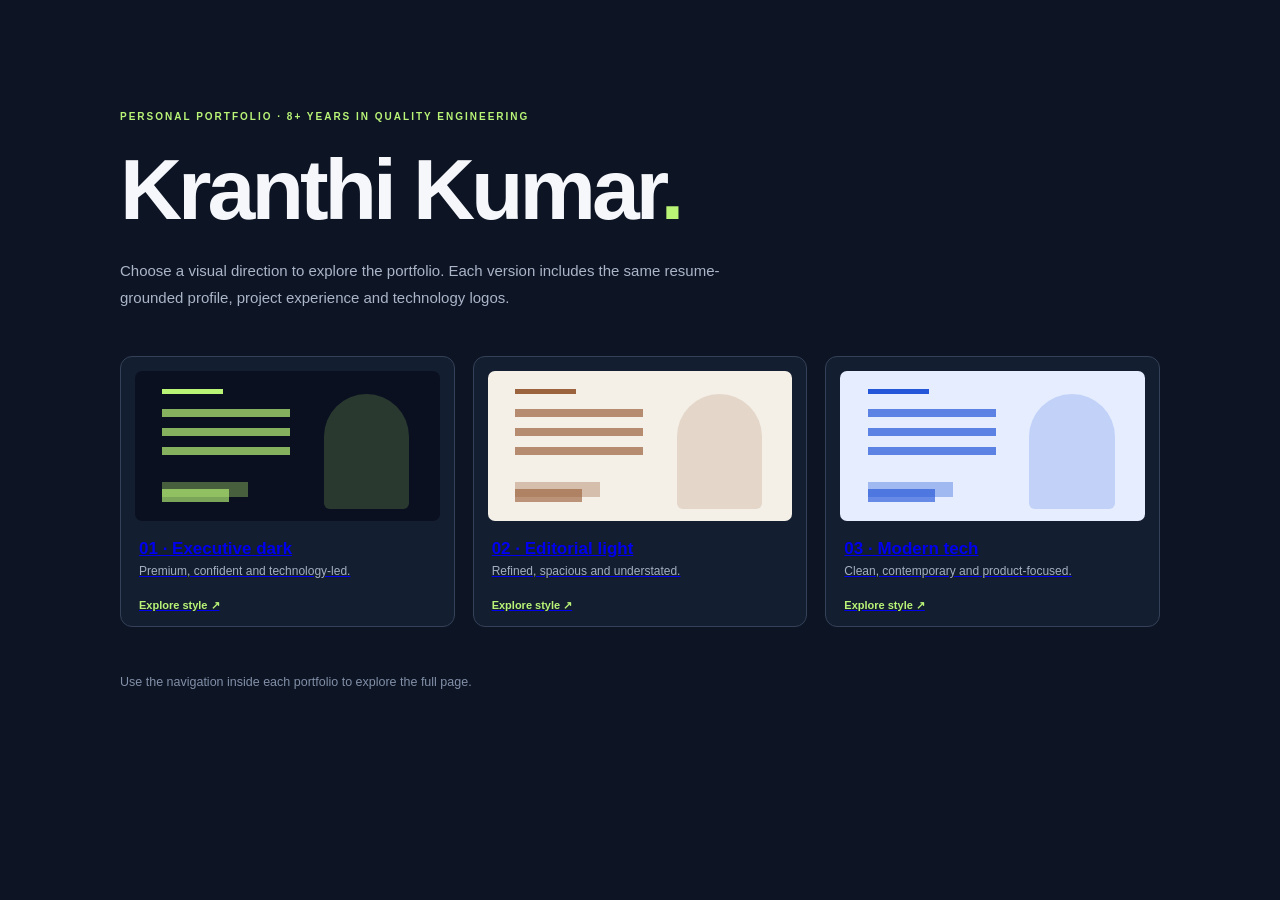
<file: index.html>
<!doctype html><html lang="en"><head><meta charset="utf-8"><meta name="viewport" content="width=device-width,initial-scale=1"><title>Kranthi Kumar | Portfolio styles</title><link rel="stylesheet" href="styles/chooser.css"></head><body><main><div class="eyebrow">PERSONAL PORTFOLIO · 8+ YEARS IN QUALITY ENGINEERING</div><h1>Kranthi Kumar<span>.</span></h1><p>Choose a visual direction to explore the portfolio. Each version includes the same resume-grounded profile, project experience and technology logos.</p><div class="choices"><a href="executive.html"><div class="preview dark"><i></i><b></b><span></span></div><h2>01 · Executive dark</h2><p>Premium, confident and technology-led.</p><strong>Explore style ↗</strong></a><a href="editorial.html"><div class="preview cream"><i></i><b></b><span></span></div><h2>02 · Editorial light</h2><p>Refined, spacious and understated.</p><strong>Explore style ↗</strong></a><a href="modern.html"><div class="preview blue"><i></i><b></b><span></span></div><h2>03 · Modern tech</h2><p>Clean, contemporary and product-focused.</p><strong>Explore style ↗</strong></a></div><small>Use the navigation inside each portfolio to explore the full page.</small></main></body></html>
</file>
<file: styles/chooser.css>
*{box-sizing:border-box}body{margin:0;background:#0d1424;color:#f5f7fb;font:15px Arial,sans-serif}main{max-width:1100px;margin:9vh auto;padding:30px}.eyebrow{color:#b9f477;letter-spacing:2px;font-size:10px;font-weight:bold}h1{font-size:clamp(48px,8vw,86px);letter-spacing:-4px;margin:18px 0}h1 span{color:#b9f477}main>p{max-width:620px;color:#aab5c8;line-height:1.8}.choices{display:grid;grid-template-columns:repeat(3,1fr);gap:18px;margin:45px 0}.choices>a{border:1px solid #344158;border-radius:12px;padding:14px;background:#141e31;transition:.2s}.choices>a:hover{transform:translateY(-5px);border-color:#b9f477}.choices h2{font-size:17px;margin:18px 4px 5px}.choices p{color:#a5b0c3;font-size:12px;margin:0 4px 17px}.choices strong{font-size:11px;color:#b9f477;margin:4px}.preview{height:150px;border-radius:7px;position:relative;overflow:hidden}.preview:before{content:"";position:absolute;left:9%;top:25%;width:42%;height:8px;background:currentColor;box-shadow:0 19px 0 currentColor,0 38px 0 currentColor;opacity:.7}.preview:after{content:"";position:absolute;right:10%;top:15%;width:28%;height:115px;border-radius:60px 60px 8px 8px;background:currentColor;opacity:.18}.preview i{position:absolute;left:9%;bottom:16%;width:28%;height:15px;background:currentColor;opacity:.35}.preview b{position:absolute;left:9%;top:12%;width:20%;height:5px;background:currentColor}.preview span{position:absolute;left:9%;bottom:13%;width:22%;height:13px;background:currentColor;opacity:.65}.dark{background:#0a1020;color:#b9f477}.cream{background:#f4f0e8;color:#9b633e}.blue{background:#e5edff;color:#2356d8}small{color:#8290a8}@media(max-width:750px){main{margin:4vh auto}.choices{grid-template-columns:1fr}.preview{height:130px}}
</file>
